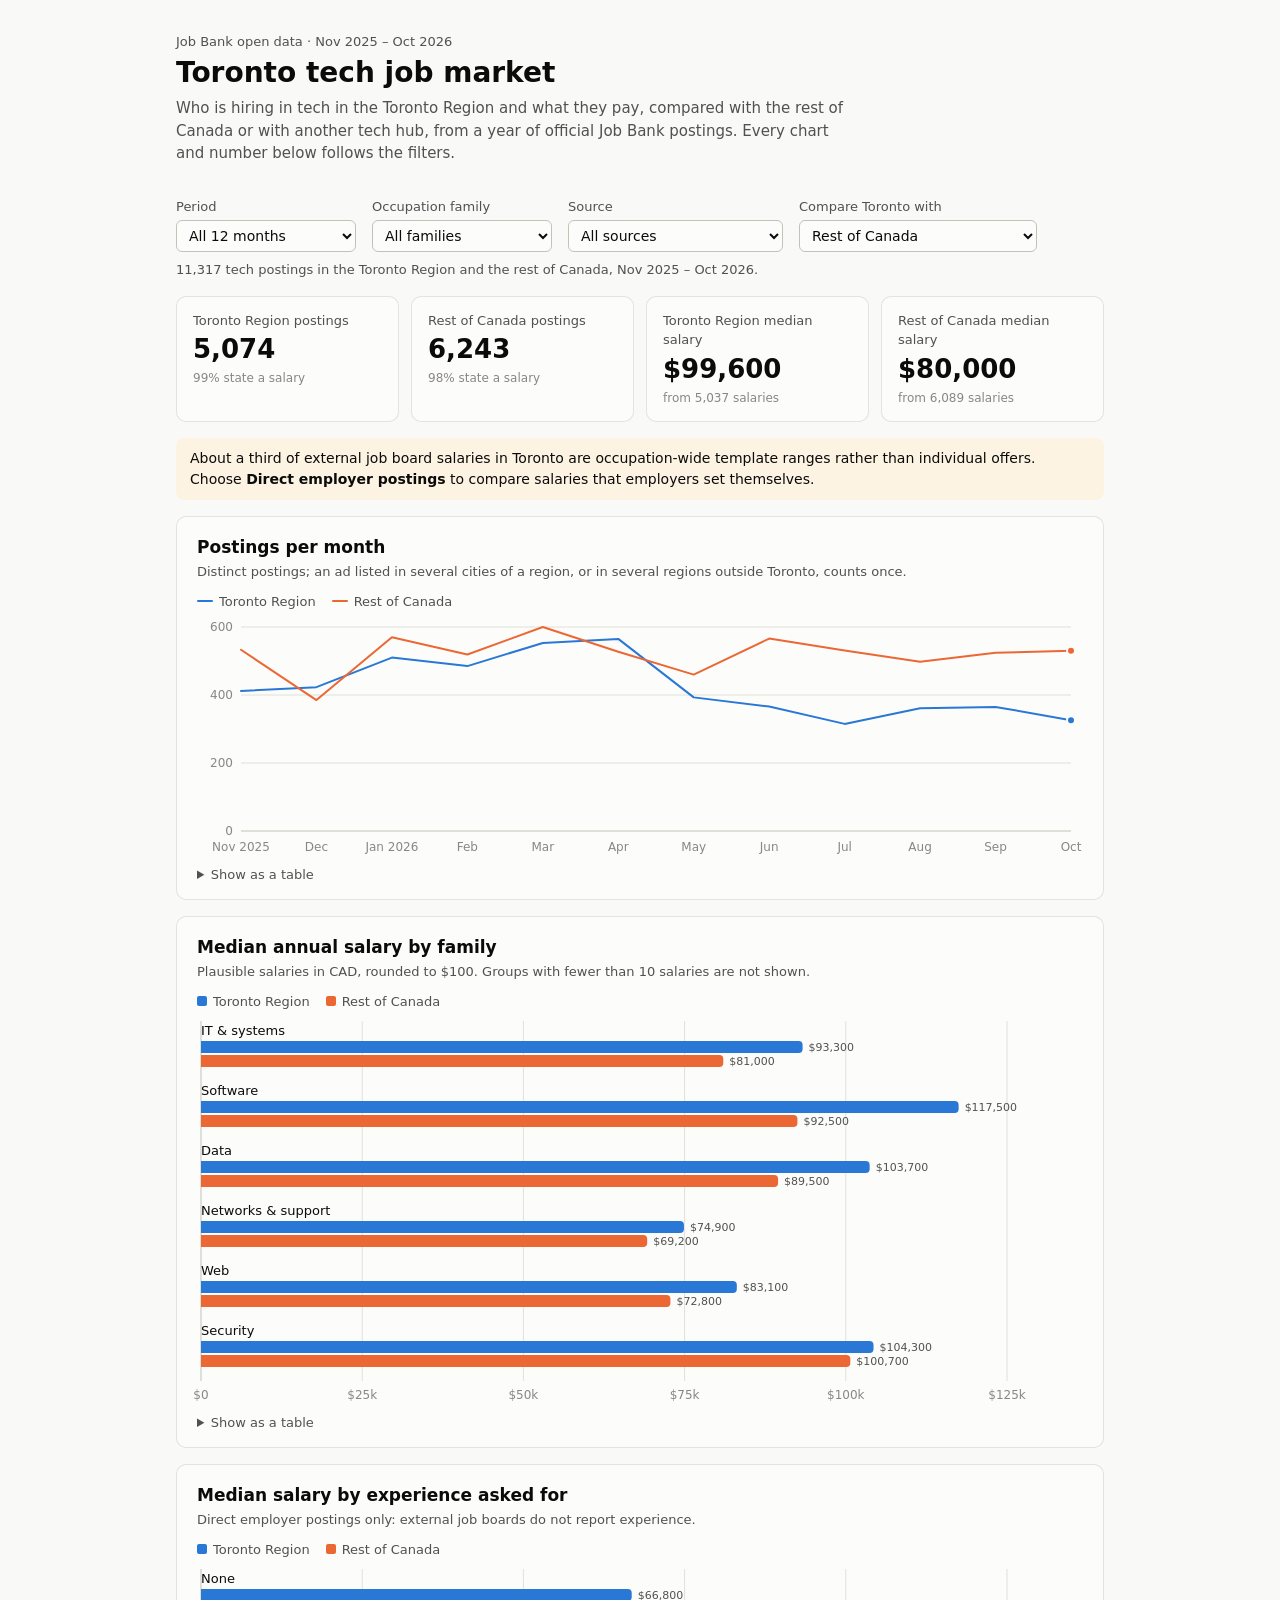
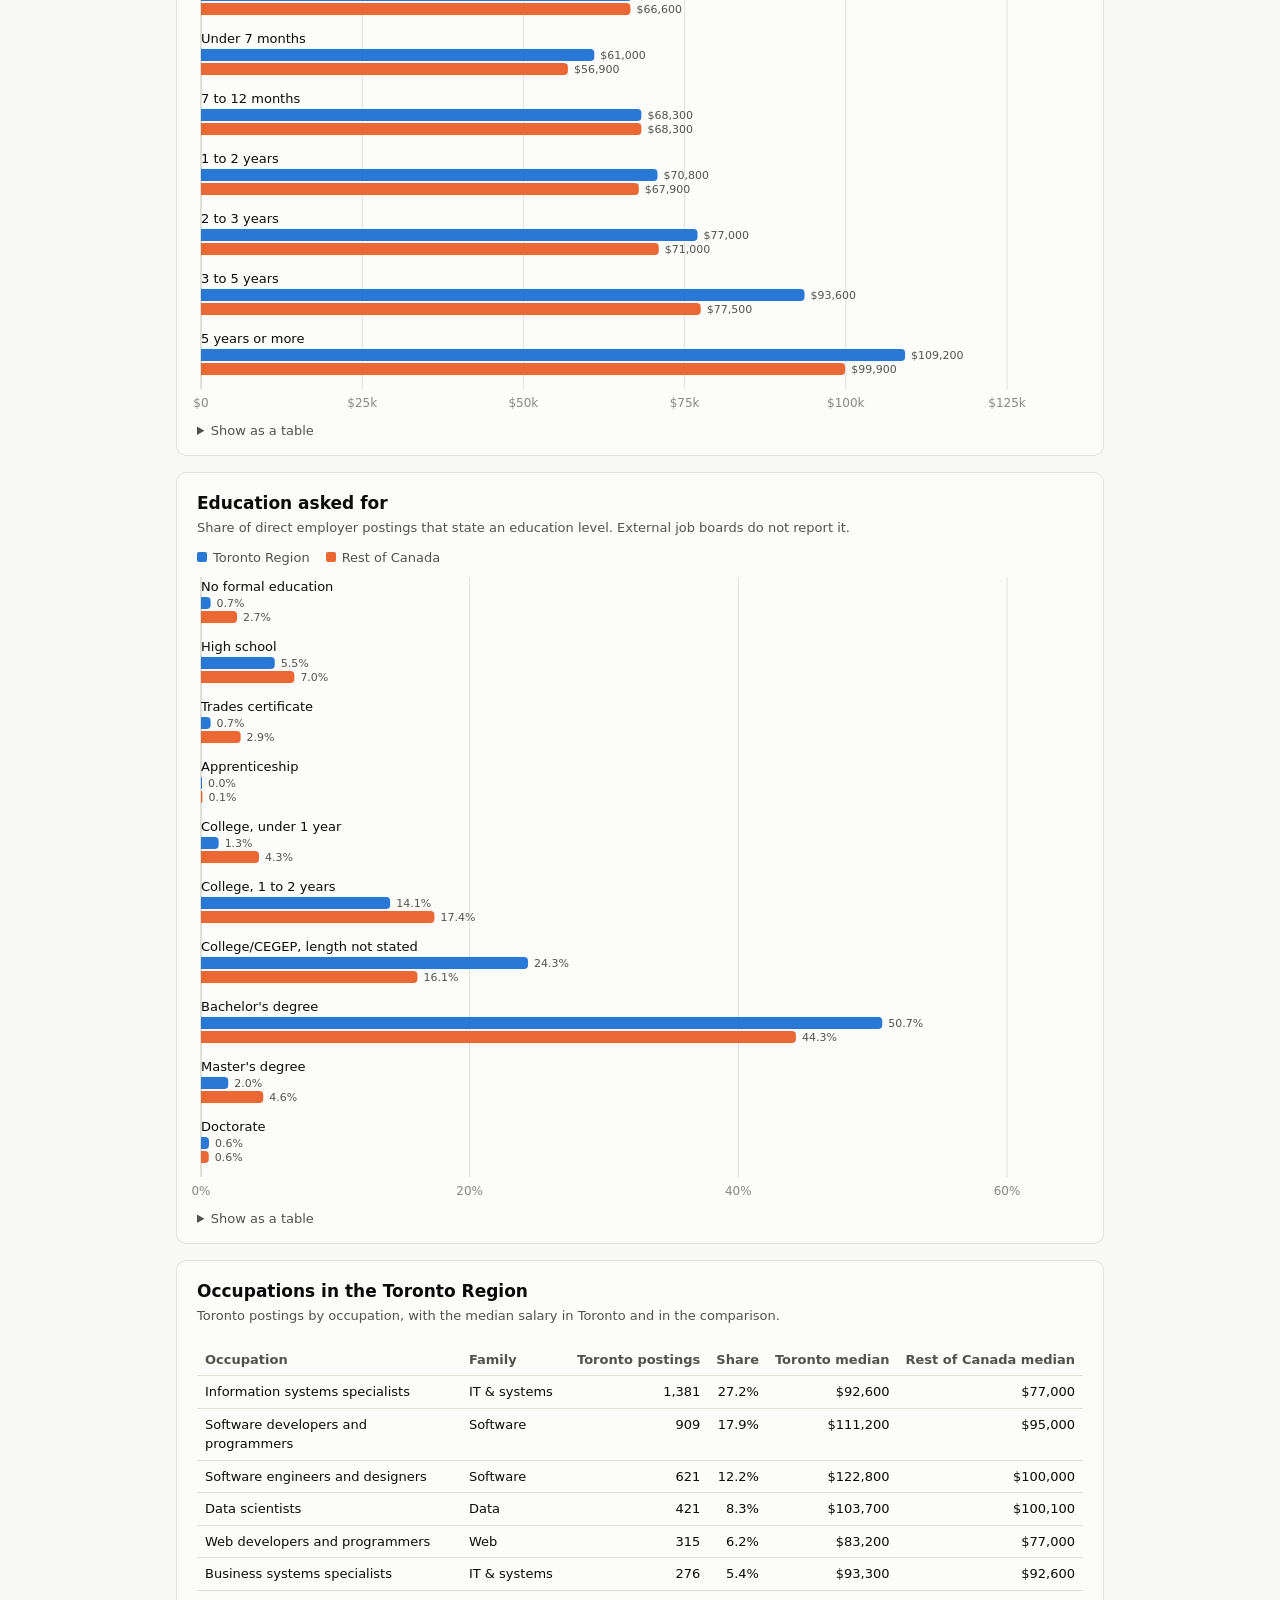
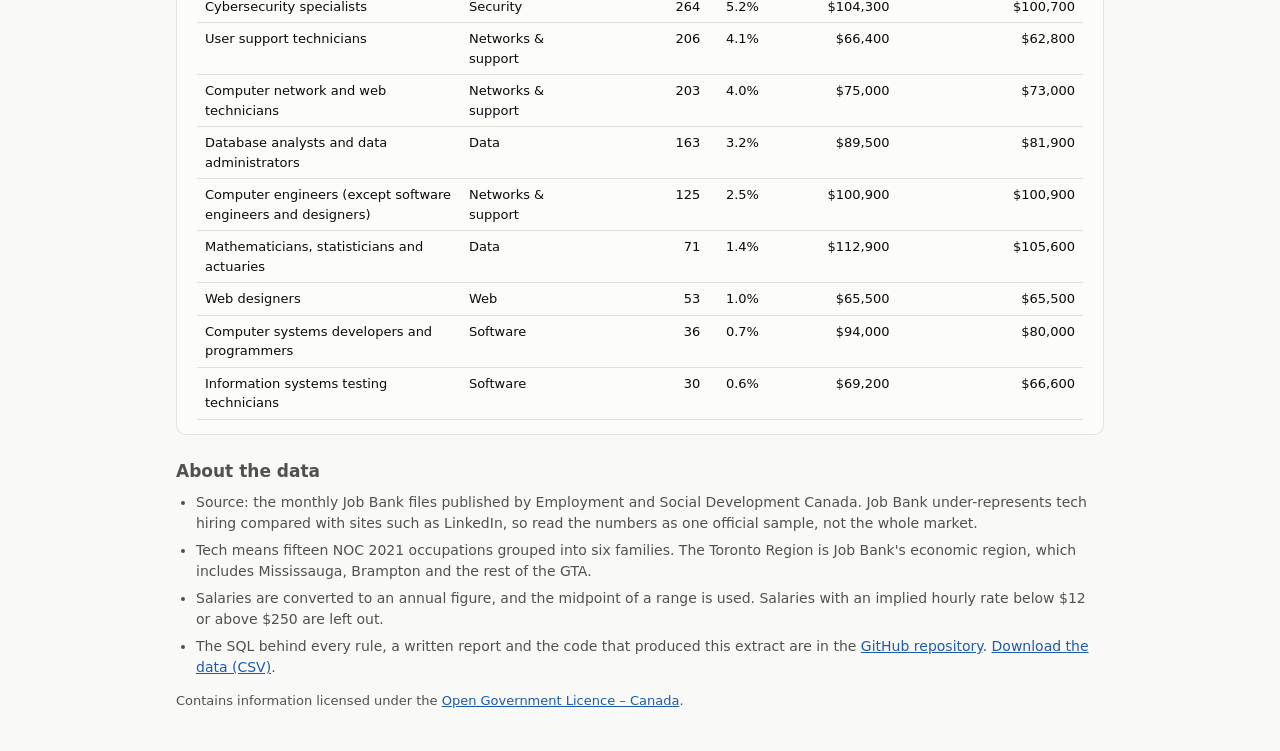
<file: dashboard/index.html>
<!doctype html>
<html lang="en">
<head>
  <meta charset="utf-8">
  <meta name="viewport" content="width=device-width, initial-scale=1">
  <title>Toronto Tech Job Market</title>
  <meta name="description" content="Interactive dashboard of a year of tech job postings on Canada's Job Bank: who is hiring in the Toronto Region and what they pay, compared with the rest of Canada.">
  <link rel="stylesheet" href="style.css">
</head>
<body>
  <header class="wrap header">
    <p class="eyebrow" id="period-label">Job Bank open data</p>
    <h1>Toronto tech job market</h1>
    <p class="lede">
      Who is hiring in tech in the Toronto Region and what they pay, compared with the rest of
      Canada or with another tech hub, from a year of official Job Bank postings. Every chart and
      number below follows the filters.
    </p>
  </header>

  <main class="wrap">
    <form class="filters" id="filters" aria-label="Filters">
      <label>Period
        <select id="period">
          <option value="12">All 12 months</option>
          <option value="6">Last 6 months</option>
          <option value="3">Last 3 months</option>
        </select>
      </label>
      <label>Occupation family
        <select id="family"><option value="">All families</option></select>
      </label>
      <label>Source
        <select id="source">
          <option value="">All sources</option>
          <option value="Direct employer">Direct employer postings</option>
          <option value="External job board">External job boards</option>
        </select>
      </label>
      <label>Compare Toronto with
        <select id="compare"><option value="">Rest of Canada</option></select>
      </label>
    </form>

    <p class="status" id="status" role="status">Loading data…</p>

    <section class="tiles" aria-label="Summary">
      <div class="tile">
        <p class="tile-label">Toronto Region postings</p>
        <p class="tile-value" id="tile-toronto-count">–</p>
        <p class="tile-sub" id="tile-toronto-count-sub"></p>
      </div>
      <div class="tile">
        <p class="tile-label"><span class="compare-name">Rest of Canada</span> postings</p>
        <p class="tile-value" id="tile-rest-count">–</p>
        <p class="tile-sub" id="tile-rest-count-sub"></p>
      </div>
      <div class="tile">
        <p class="tile-label">Toronto Region median salary</p>
        <p class="tile-value" id="tile-toronto-salary">–</p>
        <p class="tile-sub" id="tile-toronto-salary-sub"></p>
      </div>
      <div class="tile">
        <p class="tile-label"><span class="compare-name">Rest of Canada</span> median salary</p>
        <p class="tile-value" id="tile-rest-salary">–</p>
        <p class="tile-sub" id="tile-rest-salary-sub"></p>
      </div>
    </section>

    <p class="caution" id="template-note" hidden>
      About a third of external job board salaries in Toronto are occupation-wide template ranges
      rather than individual offers. Choose <strong>Direct employer postings</strong> to compare
      salaries that employers set themselves.
    </p>

    <section class="card" aria-labelledby="trend-title">
      <h2 id="trend-title">Postings per month</h2>
      <p class="sub">Distinct postings; an ad listed in several cities of a region, or in several regions outside Toronto, counts once.</p>
      <ul class="legend" aria-hidden="true">
        <li><span class="key line s1"></span>Toronto Region</li>
        <li><span class="key line s2"></span><span class="compare-name">Rest of Canada</span></li>
      </ul>
      <div class="chart" id="trend"></div>
      <details><summary>Show as a table</summary><div class="table-wrap" id="trend-table"></div></details>
    </section>

    <section class="card" aria-labelledby="salary-title">
      <h2 id="salary-title">Median annual salary by family</h2>
      <p class="sub" id="salary-sub">Plausible salaries in CAD, rounded to $100. Groups with fewer than 10 salaries are not shown.</p>
      <ul class="legend" aria-hidden="true">
        <li><span class="key box s1"></span>Toronto Region</li>
        <li><span class="key box s2"></span><span class="compare-name">Rest of Canada</span></li>
      </ul>
      <div class="chart" id="salary"></div>
      <details><summary>Show as a table</summary><div class="table-wrap" id="salary-table"></div></details>
    </section>

    <section class="card" aria-labelledby="experience-title">
      <h2 id="experience-title">Median salary by experience asked for</h2>
      <p class="sub">Direct employer postings only: external job boards do not report experience.</p>
      <ul class="legend" aria-hidden="true">
        <li><span class="key box s1"></span>Toronto Region</li>
        <li><span class="key box s2"></span><span class="compare-name">Rest of Canada</span></li>
      </ul>
      <div class="chart" id="experience"></div>
      <details><summary>Show as a table</summary><div class="table-wrap" id="experience-table"></div></details>
    </section>

    <section class="card" aria-labelledby="education-title">
      <h2 id="education-title">Education asked for</h2>
      <p class="sub">Share of direct employer postings that state an education level. External job boards do not report it.</p>
      <ul class="legend" aria-hidden="true">
        <li><span class="key box s1"></span>Toronto Region</li>
        <li><span class="key box s2"></span><span class="compare-name">Rest of Canada</span></li>
      </ul>
      <div class="chart" id="education"></div>
      <details><summary>Show as a table</summary><div class="table-wrap" id="education-table"></div></details>
    </section>

    <section class="card" aria-labelledby="occupations-title">
      <h2 id="occupations-title">Occupations in the Toronto Region</h2>
      <p class="sub">Toronto postings by occupation, with the median salary in Toronto and in the comparison.</p>
      <div class="table-wrap" id="occupations"></div>
    </section>

    <section class="notes" aria-labelledby="notes-title">
      <h2 id="notes-title">About the data</h2>
      <ul>
        <li>Source: the monthly Job Bank files published by Employment and Social Development
          Canada. Job Bank under-represents tech hiring compared with sites such as LinkedIn, so
          read the numbers as one official sample, not the whole market.</li>
        <li>Tech means fifteen NOC 2021 occupations grouped into six families. The Toronto Region
          is Job Bank's economic region, which includes Mississauga, Brampton and the rest of the
          GTA.</li>
        <li>Salaries are converted to an annual figure, and the midpoint of a range is used.
          Salaries with an implied hourly rate below $12 or above $250 are left out.</li>
        <li>The SQL behind every rule, a written report and the code that produced this extract
          are in the <a href="https://github.com/jonahernan99/toronto-tech-job-market">GitHub
          repository</a>. <a href="data/tech_postings.csv" download>Download the data (CSV)</a>.</li>
      </ul>
      <p class="licence">Contains information licensed under the
        <a href="https://open.canada.ca/en/open-government-licence-canada">Open Government
        Licence – Canada</a>.</p>
    </section>
  </main>

  <div class="tooltip" id="tooltip" role="tooltip" hidden></div>
  <script src="app.js" defer></script>
</body>
</html>
</file>
<file: dashboard/style.css>
:root {
  color-scheme: light;
  --page: #f9f9f7;
  --surface: #fcfcfb;
  --text-primary: #0b0b0b;
  --text-secondary: #52514e;
  --text-muted: #898781;
  --grid: #e1e0d9;
  --axis: #c3c2b7;
  --border: rgba(11, 11, 11, 0.1);
  --hover: rgba(11, 11, 11, 0.04);
  --series-1: #2a78d6;
  --series-2: #eb6834;
  --accent: #1c5cab;
  --caution-bg: #fdf3e2;
}

@media (prefers-color-scheme: dark) {
  :root:not([data-theme="light"]) {
    color-scheme: dark;
    --page: #0d0d0d;
    --surface: #1a1a19;
    --text-primary: #f0efec;
    --text-secondary: #c3c2b7;
    --text-muted: #898781;
    --grid: #2c2c2a;
    --axis: #383835;
    --border: rgba(255, 255, 255, 0.1);
    --hover: rgba(255, 255, 255, 0.06);
    --series-1: #3987e5;
    --series-2: #d95926;
    --accent: #86b6ef;
    --caution-bg: #2a2418;
  }
}

:root[data-theme="dark"] {
  color-scheme: dark;
  --page: #0d0d0d;
  --surface: #1a1a19;
  --text-primary: #f0efec;
  --text-secondary: #c3c2b7;
  --text-muted: #898781;
  --grid: #2c2c2a;
  --axis: #383835;
  --border: rgba(255, 255, 255, 0.1);
  --hover: rgba(255, 255, 255, 0.06);
  --series-1: #3987e5;
  --series-2: #d95926;
  --accent: #86b6ef;
  --caution-bg: #2a2418;
}

* {
  box-sizing: border-box;
}

body {
  margin: 0;
  background: var(--page);
  color: var(--text-primary);
  font-family: system-ui, -apple-system, "Segoe UI", sans-serif;
  font-size: 15px;
  line-height: 1.5;
}

a {
  color: var(--accent);
}

.wrap {
  max-width: 960px;
  margin: 0 auto;
  padding: 0 16px;
}

.header {
  padding-top: 32px;
  padding-bottom: 8px;
}

.eyebrow {
  margin: 0;
  color: var(--text-secondary);
  font-size: 13px;
}

h1 {
  margin: 4px 0 8px;
  font-size: 28px;
  line-height: 1.2;
}

.lede {
  margin: 0;
  max-width: 680px;
  color: var(--text-secondary);
}

h2 {
  margin: 0;
  font-size: 17px;
}

.filters {
  display: flex;
  flex-wrap: wrap;
  gap: 12px 16px;
  margin: 24px 0 8px;
}

.filters label {
  display: flex;
  flex-direction: column;
  gap: 4px;
  color: var(--text-secondary);
  font-size: 13px;
}

.filters select {
  min-width: 180px;
  padding: 6px 8px;
  border: 1px solid var(--axis);
  border-radius: 6px;
  background: var(--surface);
  color: var(--text-primary);
  font: inherit;
  font-size: 14px;
}

.status {
  margin: 8px 0 16px;
  color: var(--text-secondary);
  font-size: 13px;
}

.tiles {
  display: grid;
  grid-template-columns: repeat(4, minmax(0, 1fr));
  gap: 12px;
}

.tile,
.card {
  border: 1px solid var(--border);
  border-radius: 10px;
  background: var(--surface);
}

.tile {
  padding: 14px 16px;
}

.tile p {
  margin: 0;
}

.tile-label {
  color: var(--text-secondary);
  font-size: 13px;
}

.tile-value {
  margin: 2px 0;
  font-size: 26px;
  font-weight: 600;
}

.tile-sub {
  color: var(--text-muted);
  font-size: 12px;
}

.caution {
  margin: 16px 0 0;
  padding: 10px 14px;
  border-radius: 8px;
  background: var(--caution-bg);
  color: var(--text-primary);
  font-size: 14px;
}

.card {
  margin-top: 16px;
  padding: 18px 20px 14px;
}

.sub {
  margin: 2px 0 10px;
  color: var(--text-secondary);
  font-size: 13px;
}

.legend {
  display: flex;
  flex-wrap: wrap;
  gap: 4px 16px;
  margin: 0 0 6px;
  padding: 0;
  list-style: none;
  color: var(--text-secondary);
  font-size: 13px;
}

.legend li {
  display: flex;
  align-items: center;
  gap: 6px;
}

.key {
  display: inline-block;
}

.key.line {
  width: 16px;
  height: 2px;
  border-radius: 1px;
}

.key.box {
  width: 10px;
  height: 10px;
  border-radius: 2px;
}

.key.s1 {
  background: var(--series-1);
}

.key.s2 {
  background: var(--series-2);
}

.chart {
  position: relative;
  width: 100%;
}

.chart svg {
  display: block;
  overflow: visible;
}

.chart .empty {
  margin: 12px 0;
  color: var(--text-secondary);
  font-size: 14px;
}

svg text {
  fill: var(--text-secondary);
  font-family: inherit;
  font-size: 12px;
}

svg .tick {
  fill: var(--text-muted);
  font-variant-numeric: tabular-nums;
}

svg .label {
  fill: var(--text-primary);
  font-size: 13px;
}

svg .value {
  font-size: 11px;
  font-variant-numeric: tabular-nums;
}

svg .note {
  fill: var(--text-muted);
  font-style: italic;
}

svg .grid {
  stroke: var(--grid);
  stroke-width: 1;
}

svg .axis {
  stroke: var(--axis);
  stroke-width: 1;
}

svg .series-line {
  fill: none;
  stroke-width: 2;
  stroke-linejoin: round;
  stroke-linecap: round;
}

svg .s1 {
  stroke: var(--series-1);
}

svg .s2 {
  stroke: var(--series-2);
}

svg .fill-1 {
  fill: var(--series-1);
}

svg .fill-2 {
  fill: var(--series-2);
}

svg .dot {
  stroke: var(--surface);
  stroke-width: 2;
}

svg .crosshair {
  stroke: var(--axis);
  stroke-width: 1;
}

svg .hit {
  fill: transparent;
  cursor: default;
}

svg .hit:focus {
  outline: none;
}

svg .wash {
  fill: transparent;
}

svg .row.active .wash {
  fill: var(--hover);
}

svg:focus-visible,
svg .hit:focus-visible {
  outline: 2px solid var(--accent);
  outline-offset: 2px;
}

details {
  margin-top: 8px;
  font-size: 13px;
}

summary {
  color: var(--text-secondary);
  cursor: pointer;
}

.table-wrap {
  overflow-x: auto;
}

table {
  width: 100%;
  margin-top: 8px;
  border-collapse: collapse;
  font-size: 13px;
}

th,
td {
  padding: 6px 8px;
  border-bottom: 1px solid var(--grid);
  text-align: left;
  vertical-align: top;
}

th {
  color: var(--text-secondary);
  font-weight: 600;
}

td.num,
th.num {
  text-align: right;
  font-variant-numeric: tabular-nums;
  white-space: nowrap;
}

.notes {
  margin: 24px 0 40px;
  color: var(--text-secondary);
  font-size: 14px;
}

.notes ul {
  margin: 8px 0;
  padding-left: 20px;
}

.notes li {
  margin-bottom: 6px;
}

.licence {
  font-size: 13px;
}

.tooltip {
  position: fixed;
  z-index: 10;
  min-width: 160px;
  max-width: 360px;
  padding: 8px 10px;
  border: 1px solid var(--border);
  border-radius: 8px;
  background: var(--surface);
  box-shadow: 0 4px 16px rgba(0, 0, 0, 0.12);
  color: var(--text-primary);
  font-size: 13px;
  pointer-events: none;
}

.tooltip .tt-title {
  margin-bottom: 4px;
  color: var(--text-secondary);
}

.tooltip .tt-row {
  display: flex;
  align-items: baseline;
  gap: 8px;
}

.tooltip .tt-row .key.line {
  position: relative;
  top: -4px;
}

.tooltip .tt-row .key {
  flex: none;
}

.tooltip .tt-value {
  font-weight: 600;
  font-variant-numeric: tabular-nums;
}

.tooltip .tt-label {
  color: var(--text-secondary);
}

@media (max-width: 720px) {
  .tiles {
    grid-template-columns: repeat(2, minmax(0, 1fr));
  }

  .tile-value {
    font-size: 22px;
  }

  .filters select {
    min-width: 0;
    width: 100%;
  }

  .filters label {
    flex: 1 1 140px;
  }

  .card {
    padding: 14px 14px 10px;
  }
}
</file>
